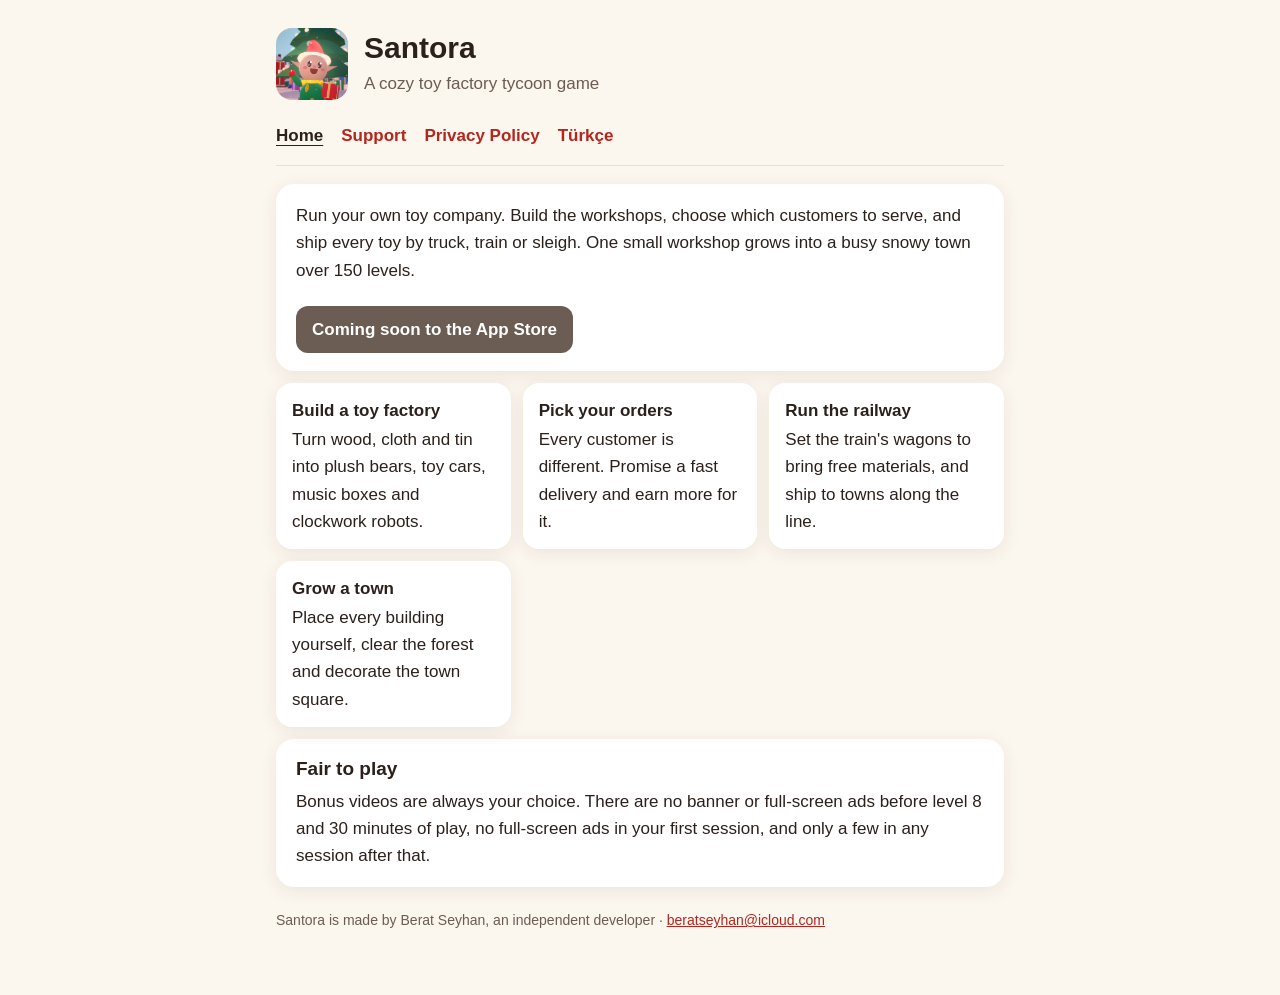
<file: santora/index.html>
<!doctype html>
<html lang="en">
<head>
<meta charset="utf-8">
<meta name="viewport" content="width=device-width, initial-scale=1">
<title>Santora – Toy Factory Tycoon</title>
<meta name="description" content="Run a toy company: build the factories, choose the orders and ship every toy by truck, train or sleigh. A cozy toy factory tycoon game for iPhone.">
<link rel="icon" href="favicon.png">
<link rel="apple-touch-icon" href="icon.png">
<link rel="stylesheet" href="style.css">
<link rel="canonical" href="https://beratseyhan.github.io/santora/">
<link rel="alternate" hreflang="en" href="https://beratseyhan.github.io/santora/">
<link rel="alternate" hreflang="x-default" href="https://beratseyhan.github.io/santora/">
<link rel="alternate" hreflang="tr" href="https://beratseyhan.github.io/santora/index-tr.html">
<meta property="og:type" content="website">
<meta property="og:site_name" content="Santora">
<meta property="og:title" content="Santora – Toy Factory Tycoon">
<meta property="og:description" content="Run a toy company: build the factories, choose the orders and ship every toy by truck, train or sleigh. A cozy toy factory tycoon game for iPhone.">
<meta property="og:url" content="https://beratseyhan.github.io/santora/">
<meta property="og:image" content="https://beratseyhan.github.io/santora/icon.png">
<meta property="og:image:width" content="512">
<meta property="og:image:height" content="512">
<meta property="og:image:alt" content="Santora app icon">
<meta property="og:locale" content="en_US">
<meta property="og:locale:alternate" content="tr_TR">
<meta name="twitter:card" content="summary">
<meta name="twitter:title" content="Santora – Toy Factory Tycoon">
<meta name="twitter:description" content="Run a toy company: build the factories, choose the orders and ship every toy by truck, train or sleigh. A cozy toy factory tycoon game for iPhone.">
<meta name="twitter:image" content="https://beratseyhan.github.io/santora/icon.png">
<meta name="twitter:image:alt" content="Santora app icon">
<script type="application/ld+json">
{
  "@context": "https://schema.org",
  "@type": "SoftwareApplication",
  "name": "Santora",
  "description": "A cozy toy factory tycoon game. Build the workshops, choose which customers to serve and ship every toy by truck, train or sleigh.",
  "applicationCategory": "GameApplication",
  "operatingSystem": "iOS",
  "inLanguage": "en",
  "image": "https://beratseyhan.github.io/santora/icon.png",
  "url": "https://beratseyhan.github.io/santora/",
  "isAccessibleForFree": true,
  "offers": {
    "@type": "Offer",
    "price": "0",
    "priceCurrency": "USD"
  },
  "author": {
    "@type": "Person",
    "name": "Berat Seyhan"
  }
}
</script>
</head>
<body>
<a class="skip" href="#content">Skip to content</a>
<main id="content">
<header><img src="icon.png" alt="Santora app icon"><div><h1>Santora</h1><p class="tag">A cozy toy factory tycoon game</p></div></header>
<nav><a href="index.html" aria-current="page">Home</a><a href="support.html">Support</a><a href="privacy.html">Privacy Policy</a><a href="index-tr.html" lang="tr">Türkçe</a></nav>

<section class="hero">
<p>Run your own toy company. Build the workshops, choose which customers to serve, and ship every toy by truck, train or sleigh. One small workshop grows into a busy snowy town over 150 levels.</p>
<p><span class="badge soon">Coming soon to the App Store</span></p>
</section>

<div class="cards">
<div><b>Build a toy factory</b>Turn wood, cloth and tin into plush bears, toy cars, music boxes and clockwork robots.</div>
<div><b>Pick your orders</b>Every customer is different. Promise a fast delivery and earn more for it.</div>
<div><b>Run the railway</b>Set the train's wagons to bring free materials, and ship to towns along the line.</div>
<div><b>Grow a town</b>Place every building yourself, clear the forest and decorate the town square.</div>
</div>

<section>
<h2>Fair to play</h2>
<p>Bonus videos are always your choice. There are no banner or full-screen ads before level 8 and 30 minutes of play, no full-screen ads in your first session, and only a few in any session after that.</p>
</section>

<footer>Santora is made by Berat Seyhan, an independent developer · <a href="mailto:beratseyhan@icloud.com">beratseyhan@icloud.com</a></footer>
</main>
</body>
</html>
</file>
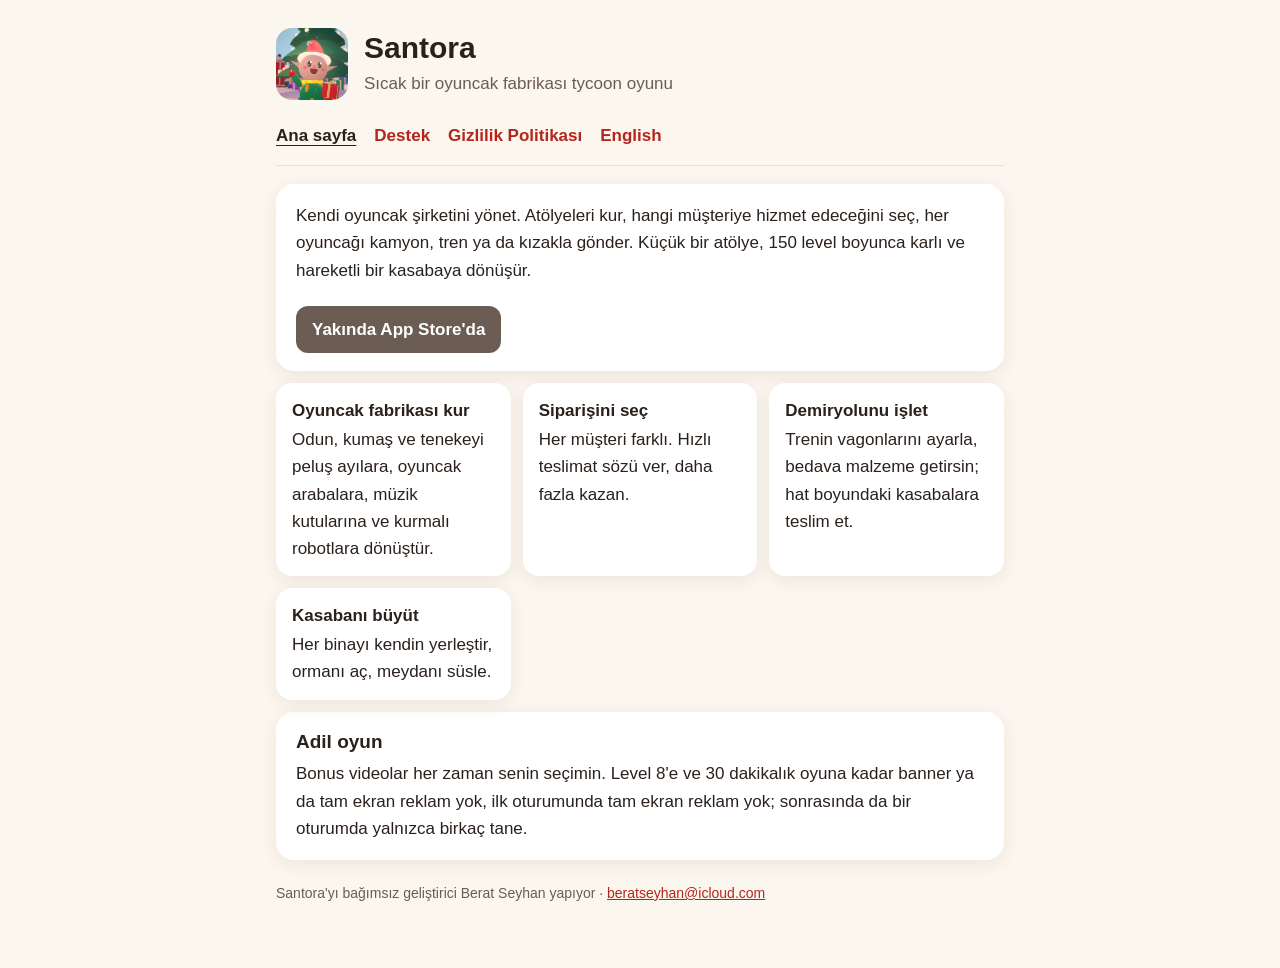
<file: santora/index-tr.html>
<!doctype html>
<html lang="tr">
<head>
<meta charset="utf-8">
<meta name="viewport" content="width=device-width, initial-scale=1">
<title>Santora – Oyuncak Fabrikası Tycoon</title>
<meta name="description" content="Kendi oyuncak şirketini yönet: fabrikaları kur, siparişleri seç, her oyuncağı kamyon, tren ya da kızakla gönder. iPhone için sıcak bir oyuncak fabrikası tycoon oyunu.">
<link rel="icon" href="favicon.png">
<link rel="apple-touch-icon" href="icon.png">
<link rel="stylesheet" href="style.css">
<link rel="canonical" href="https://beratseyhan.github.io/santora/index-tr.html">
<link rel="alternate" hreflang="en" href="https://beratseyhan.github.io/santora/">
<link rel="alternate" hreflang="x-default" href="https://beratseyhan.github.io/santora/">
<link rel="alternate" hreflang="tr" href="https://beratseyhan.github.io/santora/index-tr.html">
<meta property="og:type" content="website">
<meta property="og:site_name" content="Santora">
<meta property="og:title" content="Santora – Oyuncak Fabrikası Tycoon">
<meta property="og:description" content="Kendi oyuncak şirketini yönet: fabrikaları kur, siparişleri seç, her oyuncağı kamyon, tren ya da kızakla gönder. iPhone için sıcak bir oyuncak fabrikası tycoon oyunu.">
<meta property="og:url" content="https://beratseyhan.github.io/santora/index-tr.html">
<meta property="og:image" content="https://beratseyhan.github.io/santora/icon.png">
<meta property="og:image:width" content="512">
<meta property="og:image:height" content="512">
<meta property="og:image:alt" content="Santora uygulama simgesi">
<meta property="og:locale" content="tr_TR">
<meta property="og:locale:alternate" content="en_US">
<meta name="twitter:card" content="summary">
<meta name="twitter:title" content="Santora – Oyuncak Fabrikası Tycoon">
<meta name="twitter:description" content="Kendi oyuncak şirketini yönet: fabrikaları kur, siparişleri seç, her oyuncağı kamyon, tren ya da kızakla gönder. iPhone için sıcak bir oyuncak fabrikası tycoon oyunu.">
<meta name="twitter:image" content="https://beratseyhan.github.io/santora/icon.png">
<meta name="twitter:image:alt" content="Santora uygulama simgesi">
<script type="application/ld+json">
{
  "@context": "https://schema.org",
  "@type": "SoftwareApplication",
  "name": "Santora",
  "description": "Sıcak bir oyuncak fabrikası tycoon oyunu. Atölyeleri kur, hangi müşteriye hizmet vereceğini seç ve her oyuncağı kamyon, tren ya da kızakla gönder.",
  "applicationCategory": "GameApplication",
  "operatingSystem": "iOS",
  "inLanguage": "tr",
  "image": "https://beratseyhan.github.io/santora/icon.png",
  "url": "https://beratseyhan.github.io/santora/index-tr.html",
  "isAccessibleForFree": true,
  "offers": {
    "@type": "Offer",
    "price": "0",
    "priceCurrency": "USD"
  },
  "author": {
    "@type": "Person",
    "name": "Berat Seyhan"
  }
}
</script>
</head>
<body>
<a class="skip" href="#content">İçeriğe geç</a>
<main id="content">
<header><img src="icon.png" alt="Santora uygulama simgesi"><div><h1>Santora</h1><p class="tag">Sıcak bir oyuncak fabrikası tycoon oyunu</p></div></header>
<nav><a href="index-tr.html" aria-current="page">Ana sayfa</a><a href="support-tr.html">Destek</a><a href="privacy-tr.html">Gizlilik Politikası</a><a href="index.html" lang="en">English</a></nav>

<section class="hero">
<p>Kendi oyuncak şirketini yönet. Atölyeleri kur, hangi müşteriye hizmet edeceğini seç, her oyuncağı kamyon, tren ya da kızakla gönder. Küçük bir atölye, 150 level boyunca karlı ve hareketli bir kasabaya dönüşür.</p>
<p><span class="badge soon">Yakında App Store'da</span></p>
</section>

<div class="cards">
<div><b>Oyuncak fabrikası kur</b>Odun, kumaş ve tenekeyi peluş ayılara, oyuncak arabalara, müzik kutularına ve kurmalı robotlara dönüştür.</div>
<div><b>Siparişini seç</b>Her müşteri farklı. Hızlı teslimat sözü ver, daha fazla kazan.</div>
<div><b>Demiryolunu işlet</b>Trenin vagonlarını ayarla, bedava malzeme getirsin; hat boyundaki kasabalara teslim et.</div>
<div><b>Kasabanı büyüt</b>Her binayı kendin yerleştir, ormanı aç, meydanı süsle.</div>
</div>

<section>
<h2>Adil oyun</h2>
<p>Bonus videolar her zaman senin seçimin. Level 8'e ve 30 dakikalık oyuna kadar banner ya da tam ekran reklam yok, ilk oturumunda tam ekran reklam yok; sonrasında da bir oturumda yalnızca birkaç tane.</p>
</section>

<footer>Santora'yı bağımsız geliştirici Berat Seyhan yapıyor · <a href="mailto:beratseyhan@icloud.com">beratseyhan@icloud.com</a></footer>
</main>
</body>
</html>
</file>
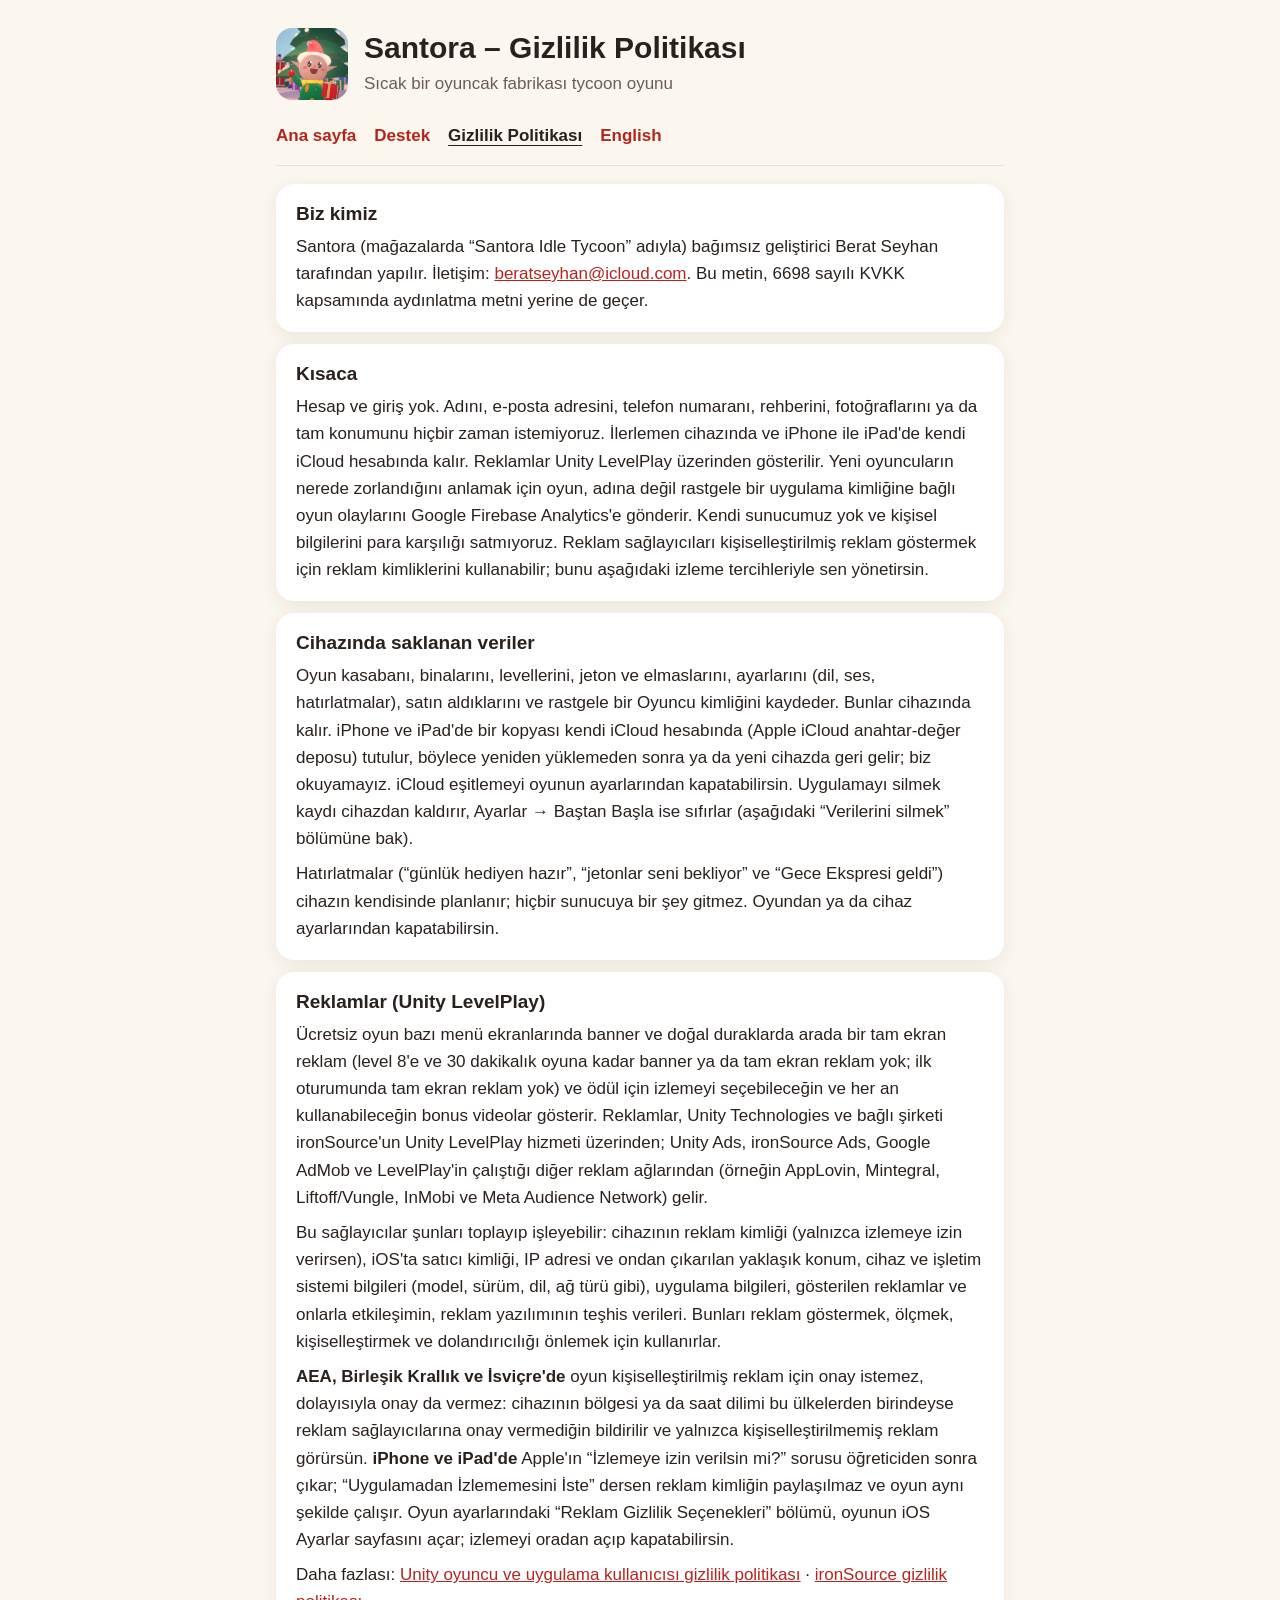
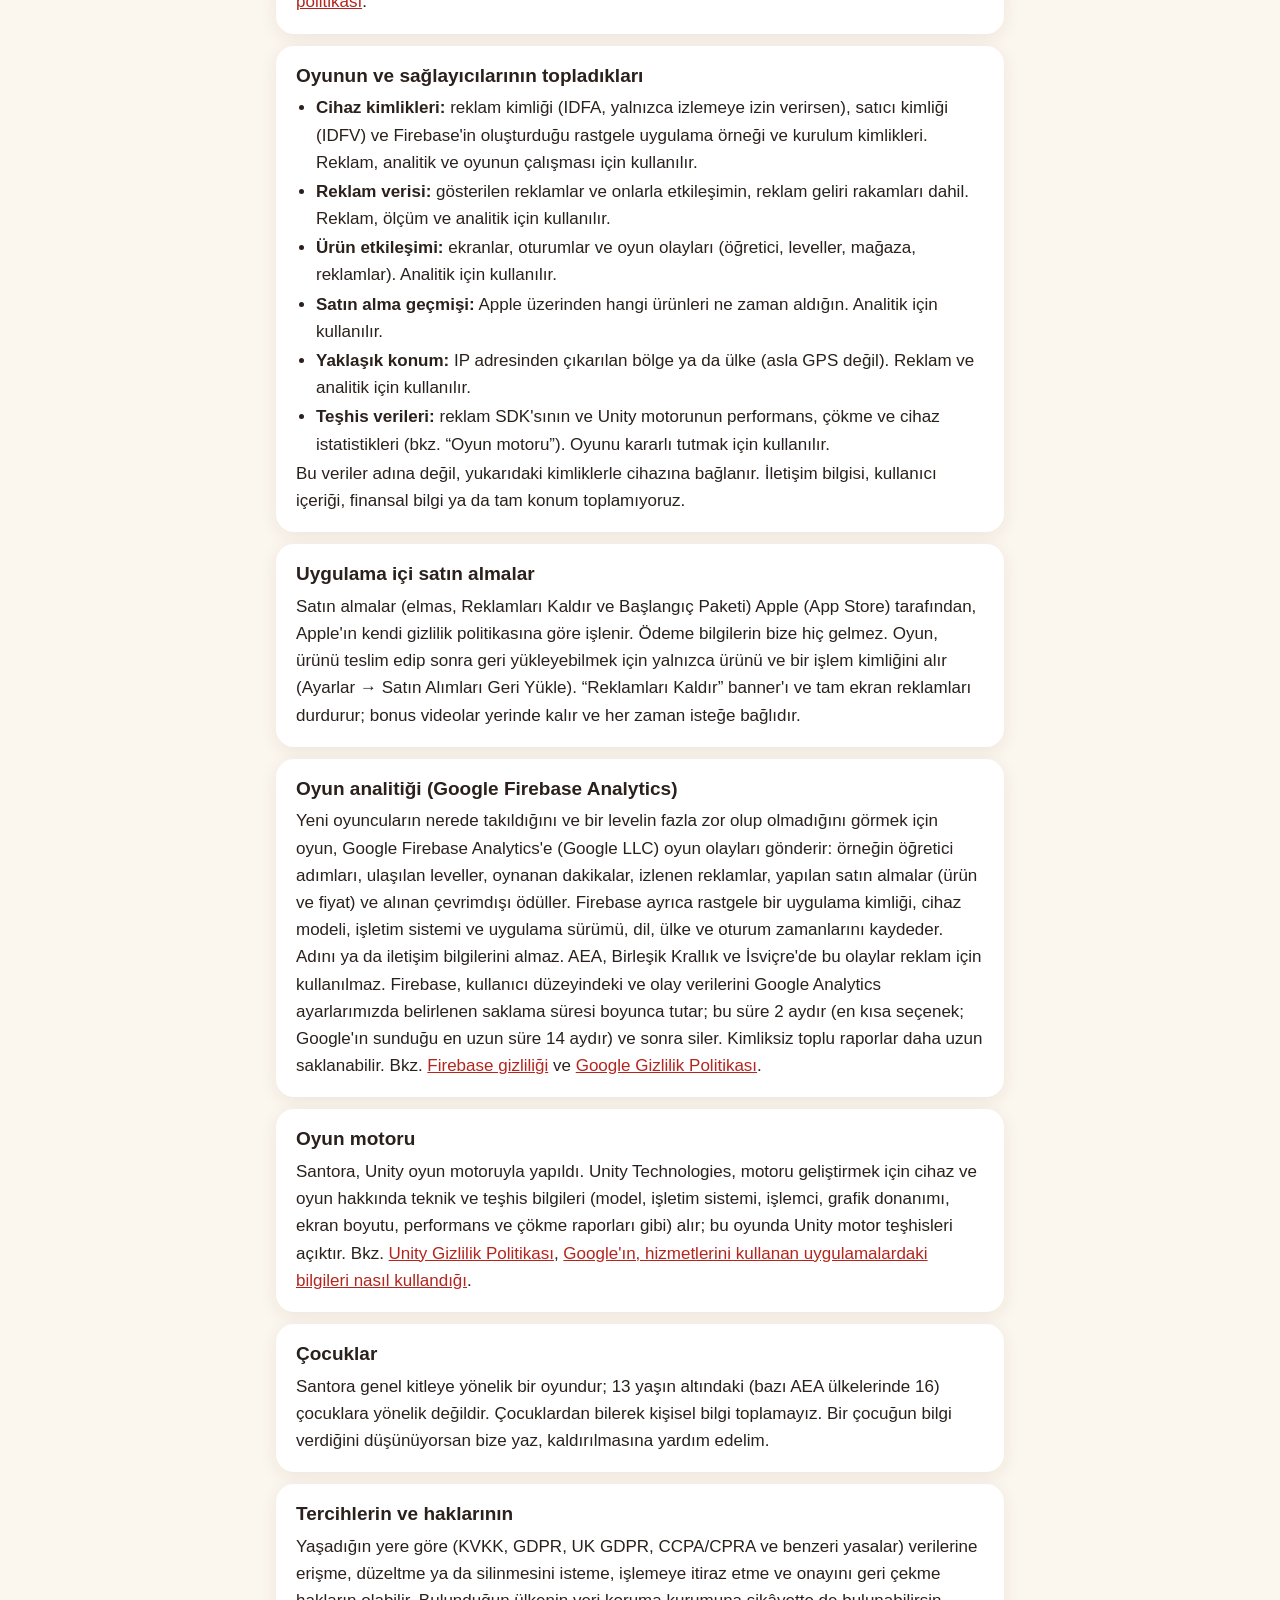
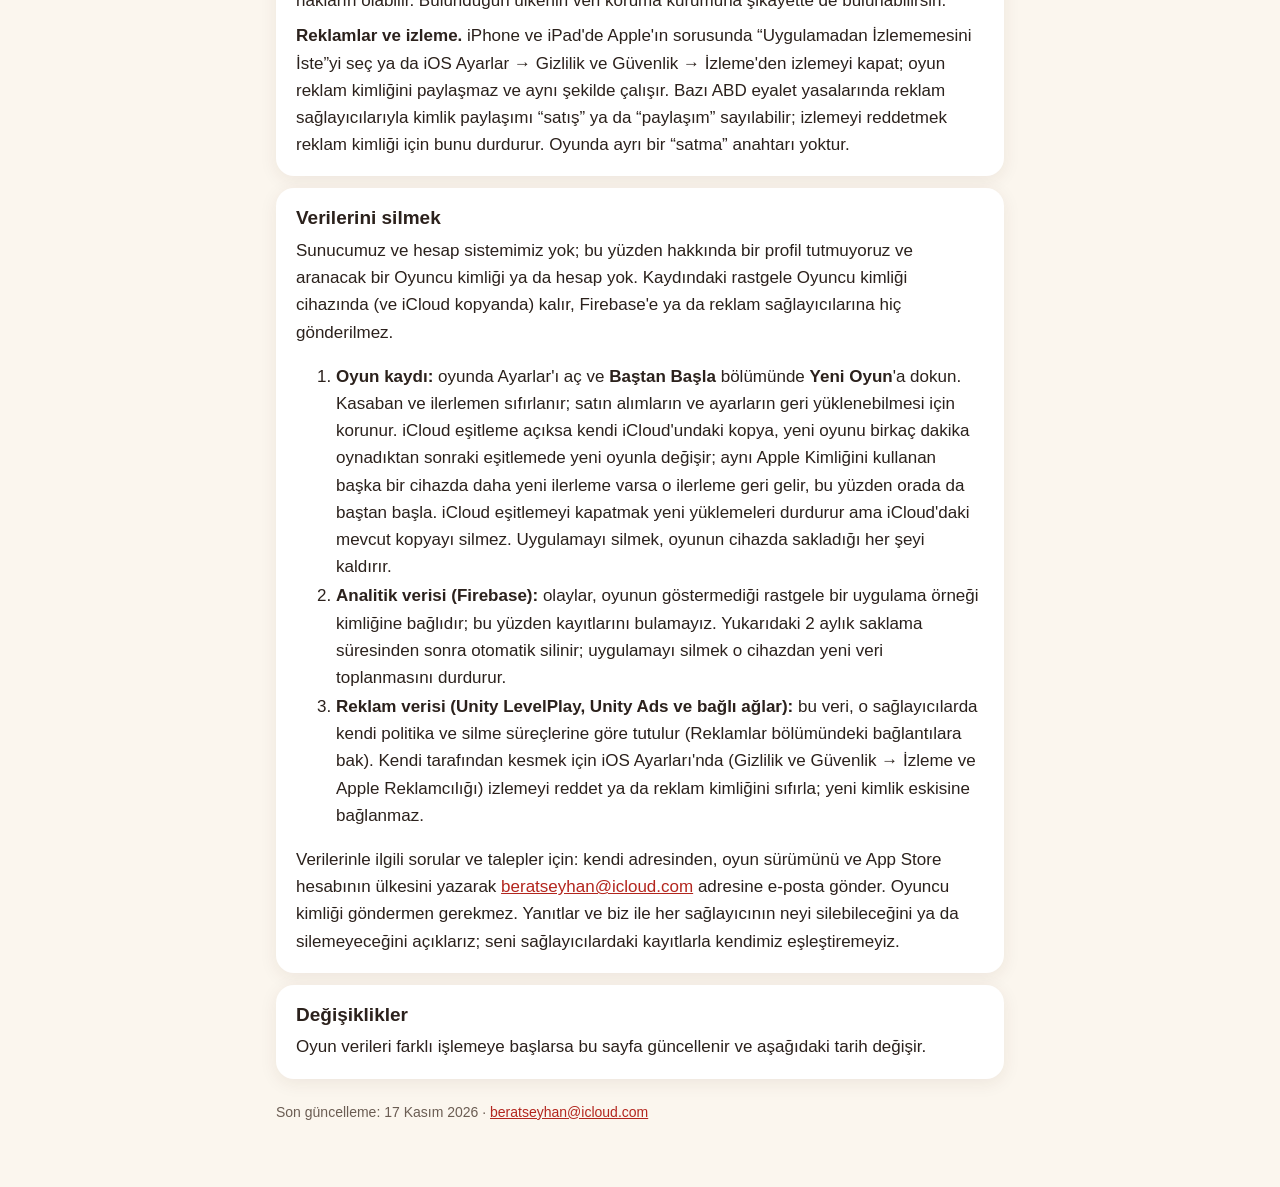
<file: santora/privacy-tr.html>
<!doctype html>
<html lang="tr">
<head>
<meta charset="utf-8">
<meta name="viewport" content="width=device-width, initial-scale=1">
<title>Santora – Gizlilik Politikası</title>
<meta name="description" content="Santora oyununun hangi bilgileri neden kullandığı ve senin seçeneklerin.">
<link rel="icon" href="favicon.png">
<link rel="stylesheet" href="style.css">
<link rel="canonical" href="https://beratseyhan.github.io/santora/privacy-tr.html">
<link rel="alternate" hreflang="en" href="https://beratseyhan.github.io/santora/privacy.html">
<link rel="alternate" hreflang="x-default" href="https://beratseyhan.github.io/santora/privacy.html">
<link rel="alternate" hreflang="tr" href="https://beratseyhan.github.io/santora/privacy-tr.html">
</head>
<body>
<a class="skip" href="#content">İçeriğe geç</a>
<main id="content">
<header><img src="icon.png" alt="Santora uygulama simgesi"><div><h1>Santora – Gizlilik Politikası</h1><p class="tag">Sıcak bir oyuncak fabrikası tycoon oyunu</p></div></header>
<nav><a href="index-tr.html">Ana sayfa</a><a href="support-tr.html">Destek</a><a href="privacy-tr.html" aria-current="page">Gizlilik Politikası</a><a href="privacy.html" lang="en">English</a></nav>

<section><h2>Biz kimiz</h2>
<p>Santora (mağazalarda “Santora Idle Tycoon” adıyla) bağımsız geliştirici Berat Seyhan tarafından yapılır. İletişim: <a href="mailto:beratseyhan@icloud.com">beratseyhan@icloud.com</a>. Bu metin, 6698 sayılı KVKK kapsamında aydınlatma metni yerine de geçer.</p></section>

<section><h2>Kısaca</h2>
<p>Hesap ve giriş yok. Adını, e-posta adresini, telefon numaranı, rehberini, fotoğraflarını ya da tam konumunu hiçbir zaman istemiyoruz. İlerlemen cihazında ve iPhone ile iPad'de kendi iCloud hesabında kalır. Reklamlar Unity LevelPlay üzerinden gösterilir. Yeni oyuncuların nerede zorlandığını anlamak için oyun, adına değil rastgele bir uygulama kimliğine bağlı oyun olaylarını Google Firebase Analytics'e gönderir. Kendi sunucumuz yok ve kişisel bilgilerini para karşılığı satmıyoruz. Reklam sağlayıcıları kişiselleştirilmiş reklam göstermek için reklam kimliklerini kullanabilir; bunu aşağıdaki izleme tercihleriyle sen yönetirsin.</p></section>

<section><h2>Cihazında saklanan veriler</h2>
<p>Oyun kasabanı, binalarını, levellerini, jeton ve elmaslarını, ayarlarını (dil, ses, hatırlatmalar), satın aldıklarını ve rastgele bir Oyuncu kimliğini kaydeder. Bunlar cihazında kalır. iPhone ve iPad'de bir kopyası kendi iCloud hesabında (Apple iCloud anahtar-değer deposu) tutulur, böylece yeniden yüklemeden sonra ya da yeni cihazda geri gelir; biz okuyamayız. iCloud eşitlemeyi oyunun ayarlarından kapatabilirsin. Uygulamayı silmek kaydı cihazdan kaldırır, Ayarlar → Baştan Başla ise sıfırlar (aşağıdaki “Verilerini silmek” bölümüne bak).</p>
<p>Hatırlatmalar (“günlük hediyen hazır”, “jetonlar seni bekliyor” ve “Gece Ekspresi geldi”) cihazın kendisinde planlanır; hiçbir sunucuya bir şey gitmez. Oyundan ya da cihaz ayarlarından kapatabilirsin.</p></section>

<section><h2>Reklamlar (Unity LevelPlay)</h2>
<p>Ücretsiz oyun bazı menü ekranlarında banner ve doğal duraklarda arada bir tam ekran reklam (level 8'e ve 30 dakikalık oyuna kadar banner ya da tam ekran reklam yok; ilk oturumunda tam ekran reklam yok) ve ödül için izlemeyi seçebileceğin ve her an kullanabileceğin bonus videolar gösterir. Reklamlar, Unity Technologies ve bağlı şirketi ironSource'un Unity LevelPlay hizmeti üzerinden; Unity Ads, ironSource Ads, Google AdMob ve LevelPlay'in çalıştığı diğer reklam ağlarından (örneğin AppLovin, Mintegral, Liftoff/Vungle, InMobi ve Meta Audience Network) gelir.</p>
<p>Bu sağlayıcılar şunları toplayıp işleyebilir: cihazının reklam kimliği (yalnızca izlemeye izin verirsen), iOS'ta satıcı kimliği, IP adresi ve ondan çıkarılan yaklaşık konum, cihaz ve işletim sistemi bilgileri (model, sürüm, dil, ağ türü gibi), uygulama bilgileri, gösterilen reklamlar ve onlarla etkileşimin, reklam yazılımının teşhis verileri. Bunları reklam göstermek, ölçmek, kişiselleştirmek ve dolandırıcılığı önlemek için kullanırlar.</p>
<p><b>AEA, Birleşik Krallık ve İsviçre'de</b> oyun kişiselleştirilmiş reklam için onay istemez, dolayısıyla onay da vermez: cihazının bölgesi ya da saat dilimi bu ülkelerden birindeyse reklam sağlayıcılarına onay vermediğin bildirilir ve yalnızca kişiselleştirilmemiş reklam görürsün. <b>iPhone ve iPad'de</b> Apple'ın “İzlemeye izin verilsin mi?” sorusu öğreticiden sonra çıkar; “Uygulamadan İzlememesini İste” dersen reklam kimliğin paylaşılmaz ve oyun aynı şekilde çalışır. Oyun ayarlarındaki “Reklam Gizlilik Seçenekleri” bölümü, oyunun iOS Ayarlar sayfasını açar; izlemeyi oradan açıp kapatabilirsin.</p>
<p>Daha fazlası: <a href="https://unity.com/legal/game-player-and-app-user-privacy-policy">Unity oyuncu ve uygulama kullanıcısı gizlilik politikası</a> · <a href="https://developers.is.com/ironsource-mobile/air/ironsource-mobile-privacy-policy/">ironSource gizlilik politikası</a>.</p></section>

<section><h2>Oyunun ve sağlayıcılarının topladıkları</h2>
<ul>
<li><b>Cihaz kimlikleri:</b> reklam kimliği (IDFA, yalnızca izlemeye izin verirsen), satıcı kimliği (IDFV) ve Firebase'in oluşturduğu rastgele uygulama örneği ve kurulum kimlikleri. Reklam, analitik ve oyunun çalışması için kullanılır.</li>
<li><b>Reklam verisi:</b> gösterilen reklamlar ve onlarla etkileşimin, reklam geliri rakamları dahil. Reklam, ölçüm ve analitik için kullanılır.</li>
<li><b>Ürün etkileşimi:</b> ekranlar, oturumlar ve oyun olayları (öğretici, leveller, mağaza, reklamlar). Analitik için kullanılır.</li>
<li><b>Satın alma geçmişi:</b> Apple üzerinden hangi ürünleri ne zaman aldığın. Analitik için kullanılır.</li>
<li><b>Yaklaşık konum:</b> IP adresinden çıkarılan bölge ya da ülke (asla GPS değil). Reklam ve analitik için kullanılır.</li>
<li><b>Teşhis verileri:</b> reklam SDK'sının ve Unity motorunun performans, çökme ve cihaz istatistikleri (bkz. “Oyun motoru”). Oyunu kararlı tutmak için kullanılır.</li>
</ul>
<p>Bu veriler adına değil, yukarıdaki kimliklerle cihazına bağlanır. İletişim bilgisi, kullanıcı içeriği, finansal bilgi ya da tam konum toplamıyoruz.</p></section>

<section><h2>Uygulama içi satın almalar</h2>
<p>Satın almalar (elmas, Reklamları Kaldır ve Başlangıç Paketi) Apple (App Store) tarafından, Apple'ın kendi gizlilik politikasına göre işlenir. Ödeme bilgilerin bize hiç gelmez. Oyun, ürünü teslim edip sonra geri yükleyebilmek için yalnızca ürünü ve bir işlem kimliğini alır (Ayarlar → Satın Alımları Geri Yükle). “Reklamları Kaldır” banner'ı ve tam ekran reklamları durdurur; bonus videolar yerinde kalır ve her zaman isteğe bağlıdır.</p></section>

<section><h2>Oyun analitiği (Google Firebase Analytics)</h2>
<p>Yeni oyuncuların nerede takıldığını ve bir levelin fazla zor olup olmadığını görmek için oyun, Google Firebase Analytics'e (Google LLC) oyun olayları gönderir: örneğin öğretici adımları, ulaşılan leveller, oynanan dakikalar, izlenen reklamlar, yapılan satın almalar (ürün ve fiyat) ve alınan çevrimdışı ödüller. Firebase ayrıca rastgele bir uygulama kimliği, cihaz modeli, işletim sistemi ve uygulama sürümü, dil, ülke ve oturum zamanlarını kaydeder. Adını ya da iletişim bilgilerini almaz. AEA, Birleşik Krallık ve İsviçre'de bu olaylar reklam için kullanılmaz. Firebase, kullanıcı düzeyindeki ve olay verilerini Google Analytics ayarlarımızda belirlenen saklama süresi boyunca tutar; bu süre 2 aydır (en kısa seçenek; Google'ın sunduğu en uzun süre 14 aydır) ve sonra siler. Kimliksiz toplu raporlar daha uzun saklanabilir. Bkz. <a href="https://firebase.google.com/support/privacy">Firebase gizliliği</a> ve <a href="https://policies.google.com/privacy">Google Gizlilik Politikası</a>.</p></section>

<section><h2>Oyun motoru</h2>
<p>Santora, Unity oyun motoruyla yapıldı. Unity Technologies, motoru geliştirmek için cihaz ve oyun hakkında teknik ve teşhis bilgileri (model, işletim sistemi, işlemci, grafik donanımı, ekran boyutu, performans ve çökme raporları gibi) alır; bu oyunda Unity motor teşhisleri açıktır. Bkz. <a href="https://unity.com/legal/privacy-policy">Unity Gizlilik Politikası</a>, <a href="https://policies.google.com/technologies/partner-sites">Google'ın, hizmetlerini kullanan uygulamalardaki bilgileri nasıl kullandığı</a>.</p></section>

<section><h2>Çocuklar</h2>
<p>Santora genel kitleye yönelik bir oyundur; 13 yaşın altındaki (bazı AEA ülkelerinde 16) çocuklara yönelik değildir. Çocuklardan bilerek kişisel bilgi toplamayız. Bir çocuğun bilgi verdiğini düşünüyorsan bize yaz, kaldırılmasına yardım edelim.</p></section>

<section><h2>Tercihlerin ve haklarının</h2>
<p>Yaşadığın yere göre (KVKK, GDPR, UK GDPR, CCPA/CPRA ve benzeri yasalar) verilerine erişme, düzeltme ya da silinmesini isteme, işlemeye itiraz etme ve onayını geri çekme hakların olabilir. Bulunduğun ülkenin veri koruma kurumuna şikâyette de bulunabilirsin.</p>
<p><b>Reklamlar ve izleme.</b> iPhone ve iPad'de Apple'ın sorusunda “Uygulamadan İzlememesini İste”yi seç ya da iOS Ayarlar → Gizlilik ve Güvenlik → İzleme'den izlemeyi kapat; oyun reklam kimliğini paylaşmaz ve aynı şekilde çalışır. Bazı ABD eyalet yasalarında reklam sağlayıcılarıyla kimlik paylaşımı “satış” ya da “paylaşım” sayılabilir; izlemeyi reddetmek reklam kimliği için bunu durdurur. Oyunda ayrı bir “satma” anahtarı yoktur.</p></section>

<section><h2>Verilerini silmek</h2>
<p>Sunucumuz ve hesap sistemimiz yok; bu yüzden hakkında bir profil tutmuyoruz ve aranacak bir Oyuncu kimliği ya da hesap yok. Kaydındaki rastgele Oyuncu kimliği cihazında (ve iCloud kopyanda) kalır, Firebase'e ya da reklam sağlayıcılarına hiç gönderilmez.</p>
<ol>
<li><b>Oyun kaydı:</b> oyunda Ayarlar'ı aç ve <b>Baştan Başla</b> bölümünde <b>Yeni Oyun</b>'a dokun. Kasaban ve ilerlemen sıfırlanır; satın alımların ve ayarların geri yüklenebilmesi için korunur. iCloud eşitleme açıksa kendi iCloud'undaki kopya, yeni oyunu birkaç dakika oynadıktan sonraki eşitlemede yeni oyunla değişir; aynı Apple Kimliğini kullanan başka bir cihazda daha yeni ilerleme varsa o ilerleme geri gelir, bu yüzden orada da baştan başla. iCloud eşitlemeyi kapatmak yeni yüklemeleri durdurur ama iCloud'daki mevcut kopyayı silmez. Uygulamayı silmek, oyunun cihazda sakladığı her şeyi kaldırır.</li>
<li><b>Analitik verisi (Firebase):</b> olaylar, oyunun göstermediği rastgele bir uygulama örneği kimliğine bağlıdır; bu yüzden kayıtlarını bulamayız. Yukarıdaki 2 aylık saklama süresinden sonra otomatik silinir; uygulamayı silmek o cihazdan yeni veri toplanmasını durdurur.</li>
<li><b>Reklam verisi (Unity LevelPlay, Unity Ads ve bağlı ağlar):</b> bu veri, o sağlayıcılarda kendi politika ve silme süreçlerine göre tutulur (Reklamlar bölümündeki bağlantılara bak). Kendi tarafından kesmek için iOS Ayarları'nda (Gizlilik ve Güvenlik → İzleme ve Apple Reklamcılığı) izlemeyi reddet ya da reklam kimliğini sıfırla; yeni kimlik eskisine bağlanmaz.</li>
</ol>
<p>Verilerinle ilgili sorular ve talepler için: kendi adresinden, oyun sürümünü ve App Store hesabının ülkesini yazarak <a href="mailto:beratseyhan@icloud.com">beratseyhan@icloud.com</a> adresine e-posta gönder. Oyuncu kimliği göndermen gerekmez. Yanıtlar ve biz ile her sağlayıcının neyi silebileceğini ya da silemeyeceğini açıklarız; seni sağlayıcılardaki kayıtlarla kendimiz eşleştiremeyiz.</p></section>

<section><h2>Değişiklikler</h2>
<p>Oyun verileri farklı işlemeye başlarsa bu sayfa güncellenir ve aşağıdaki tarih değişir.</p></section>

<footer>Son güncelleme: 17 Kasım 2026 · <a href="mailto:beratseyhan@icloud.com">beratseyhan@icloud.com</a></footer>
</main>
</body>
</html>
</file>
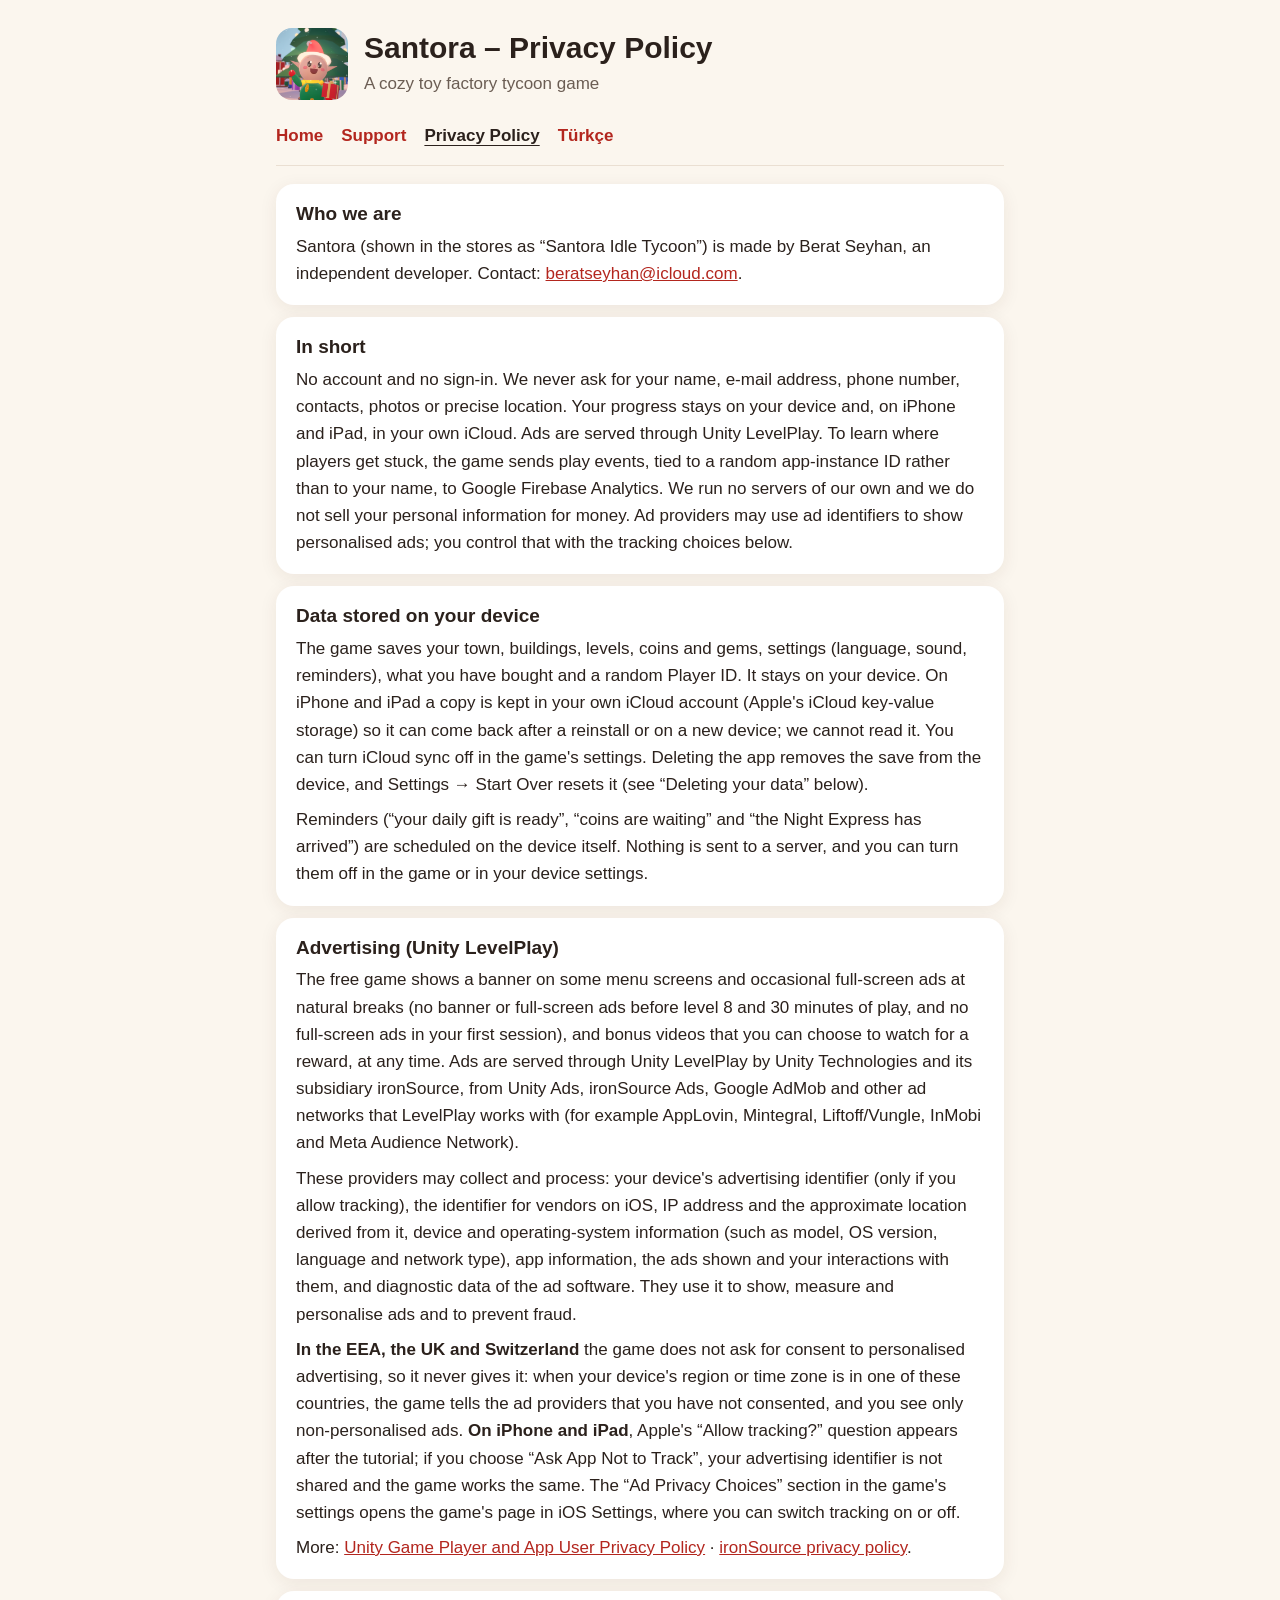
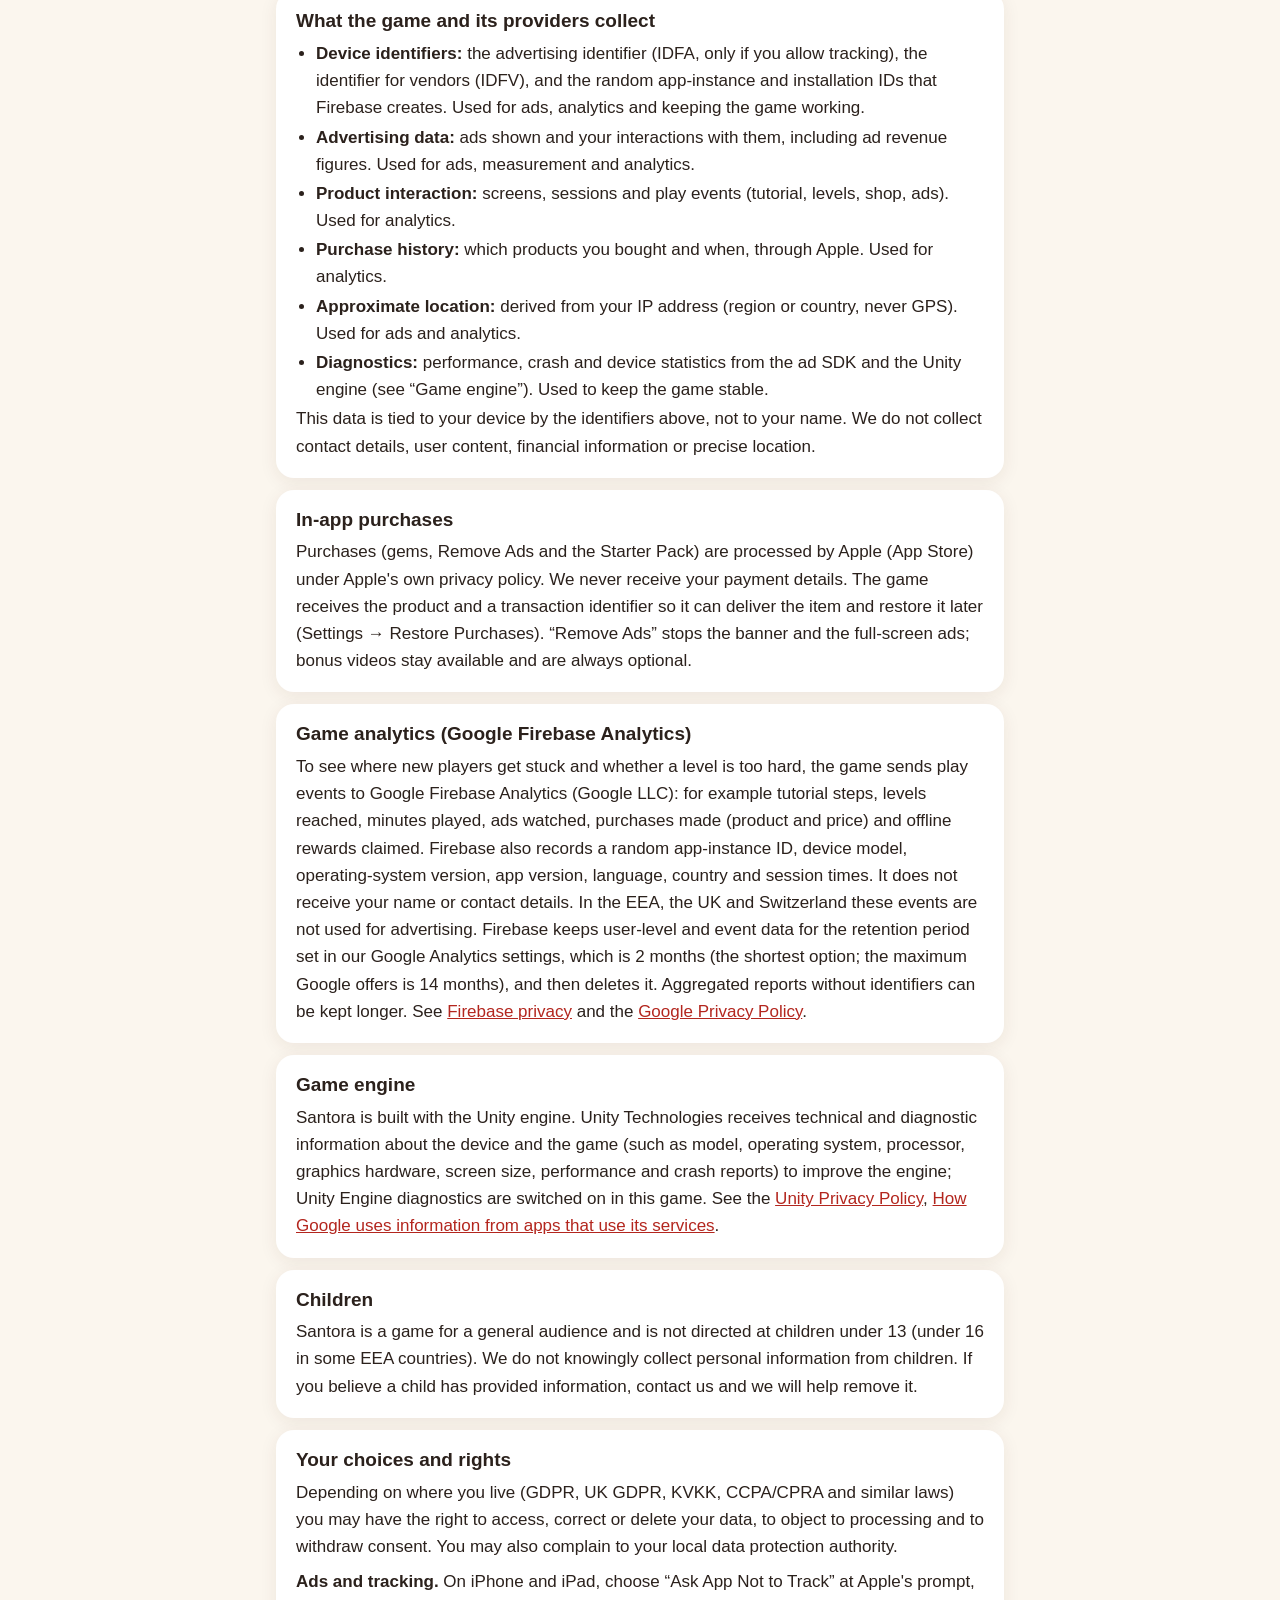
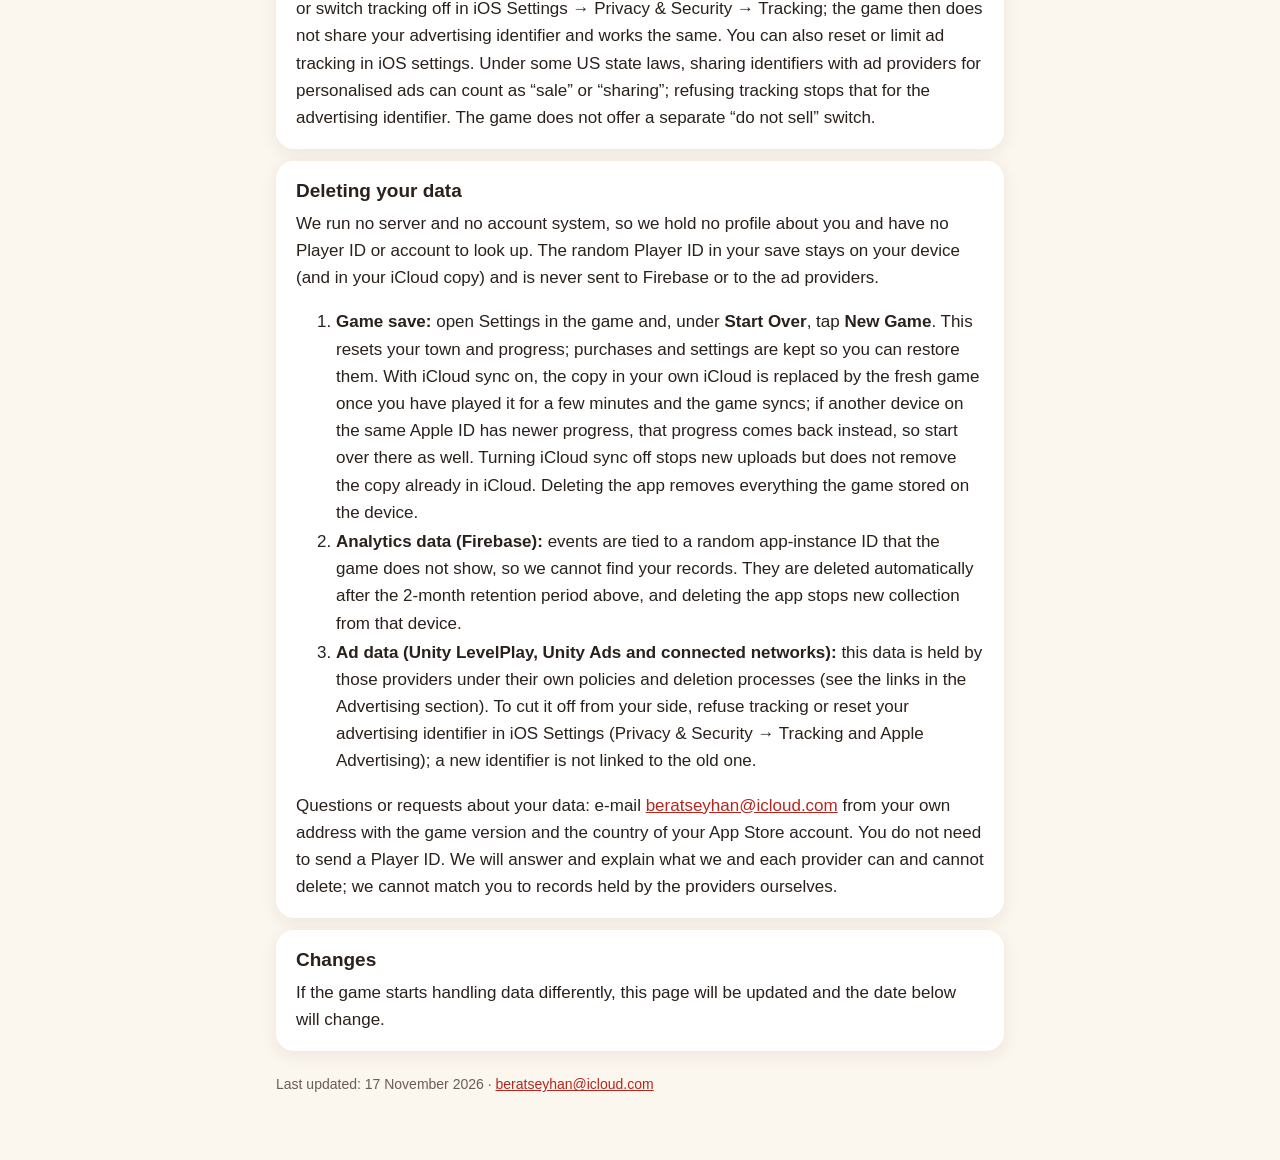
<file: santora/privacy.html>
<!doctype html>
<html lang="en">
<head>
<meta charset="utf-8">
<meta name="viewport" content="width=device-width, initial-scale=1">
<title>Santora – Privacy Policy</title>
<meta name="description" content="What information the game Santora uses, why, and the choices you have.">
<link rel="icon" href="favicon.png">
<link rel="stylesheet" href="style.css">
<link rel="canonical" href="https://beratseyhan.github.io/santora/privacy.html">
<link rel="alternate" hreflang="en" href="https://beratseyhan.github.io/santora/privacy.html">
<link rel="alternate" hreflang="x-default" href="https://beratseyhan.github.io/santora/privacy.html">
<link rel="alternate" hreflang="tr" href="https://beratseyhan.github.io/santora/privacy-tr.html">
</head>
<body>
<a class="skip" href="#content">Skip to content</a>
<main id="content">
<header><img src="icon.png" alt="Santora app icon"><div><h1>Santora – Privacy Policy</h1><p class="tag">A cozy toy factory tycoon game</p></div></header>
<nav><a href="index.html">Home</a><a href="support.html">Support</a><a href="privacy.html" aria-current="page">Privacy Policy</a><a href="privacy-tr.html" lang="tr">Türkçe</a></nav>

<section><h2>Who we are</h2>
<p>Santora (shown in the stores as “Santora Idle Tycoon”) is made by Berat Seyhan, an independent developer. Contact: <a href="mailto:beratseyhan@icloud.com">beratseyhan@icloud.com</a>.</p></section>

<section><h2>In short</h2>
<p>No account and no sign-in. We never ask for your name, e-mail address, phone number, contacts, photos or precise location. Your progress stays on your device and, on iPhone and iPad, in your own iCloud. Ads are served through Unity LevelPlay. To learn where players get stuck, the game sends play events, tied to a random app-instance ID rather than to your name, to Google Firebase Analytics. We run no servers of our own and we do not sell your personal information for money. Ad providers may use ad identifiers to show personalised ads; you control that with the tracking choices below.</p></section>

<section><h2>Data stored on your device</h2>
<p>The game saves your town, buildings, levels, coins and gems, settings (language, sound, reminders), what you have bought and a random Player ID. It stays on your device. On iPhone and iPad a copy is kept in your own iCloud account (Apple's iCloud key-value storage) so it can come back after a reinstall or on a new device; we cannot read it. You can turn iCloud sync off in the game's settings. Deleting the app removes the save from the device, and Settings → Start Over resets it (see “Deleting your data” below).</p>
<p>Reminders (“your daily gift is ready”, “coins are waiting” and “the Night Express has arrived”) are scheduled on the device itself. Nothing is sent to a server, and you can turn them off in the game or in your device settings.</p></section>

<section><h2>Advertising (Unity LevelPlay)</h2>
<p>The free game shows a banner on some menu screens and occasional full-screen ads at natural breaks (no banner or full-screen ads before level 8 and 30 minutes of play, and no full-screen ads in your first session), and bonus videos that you can choose to watch for a reward, at any time. Ads are served through Unity LevelPlay by Unity Technologies and its subsidiary ironSource, from Unity Ads, ironSource Ads, Google AdMob and other ad networks that LevelPlay works with (for example AppLovin, Mintegral, Liftoff/Vungle, InMobi and Meta Audience Network).</p>
<p>These providers may collect and process: your device's advertising identifier (only if you allow tracking), the identifier for vendors on iOS, IP address and the approximate location derived from it, device and operating-system information (such as model, OS version, language and network type), app information, the ads shown and your interactions with them, and diagnostic data of the ad software. They use it to show, measure and personalise ads and to prevent fraud.</p>
<p><b>In the EEA, the UK and Switzerland</b> the game does not ask for consent to personalised advertising, so it never gives it: when your device's region or time zone is in one of these countries, the game tells the ad providers that you have not consented, and you see only non-personalised ads. <b>On iPhone and iPad</b>, Apple's “Allow tracking?” question appears after the tutorial; if you choose “Ask App Not to Track”, your advertising identifier is not shared and the game works the same. The “Ad Privacy Choices” section in the game's settings opens the game's page in iOS Settings, where you can switch tracking on or off.</p>
<p>More: <a href="https://unity.com/legal/game-player-and-app-user-privacy-policy">Unity Game Player and App User Privacy Policy</a> · <a href="https://developers.is.com/ironsource-mobile/air/ironsource-mobile-privacy-policy/">ironSource privacy policy</a>.</p></section>

<section><h2>What the game and its providers collect</h2>
<ul>
<li><b>Device identifiers:</b> the advertising identifier (IDFA, only if you allow tracking), the identifier for vendors (IDFV), and the random app-instance and installation IDs that Firebase creates. Used for ads, analytics and keeping the game working.</li>
<li><b>Advertising data:</b> ads shown and your interactions with them, including ad revenue figures. Used for ads, measurement and analytics.</li>
<li><b>Product interaction:</b> screens, sessions and play events (tutorial, levels, shop, ads). Used for analytics.</li>
<li><b>Purchase history:</b> which products you bought and when, through Apple. Used for analytics.</li>
<li><b>Approximate location:</b> derived from your IP address (region or country, never GPS). Used for ads and analytics.</li>
<li><b>Diagnostics:</b> performance, crash and device statistics from the ad SDK and the Unity engine (see “Game engine”). Used to keep the game stable.</li>
</ul>
<p>This data is tied to your device by the identifiers above, not to your name. We do not collect contact details, user content, financial information or precise location.</p></section>

<section><h2>In-app purchases</h2>
<p>Purchases (gems, Remove Ads and the Starter Pack) are processed by Apple (App Store) under Apple's own privacy policy. We never receive your payment details. The game receives the product and a transaction identifier so it can deliver the item and restore it later (Settings → Restore Purchases). “Remove Ads” stops the banner and the full-screen ads; bonus videos stay available and are always optional.</p></section>

<section><h2>Game analytics (Google Firebase Analytics)</h2>
<p>To see where new players get stuck and whether a level is too hard, the game sends play events to Google Firebase Analytics (Google LLC): for example tutorial steps, levels reached, minutes played, ads watched, purchases made (product and price) and offline rewards claimed. Firebase also records a random app-instance ID, device model, operating-system version, app version, language, country and session times. It does not receive your name or contact details. In the EEA, the UK and Switzerland these events are not used for advertising. Firebase keeps user-level and event data for the retention period set in our Google Analytics settings, which is 2 months (the shortest option; the maximum Google offers is 14 months), and then deletes it. Aggregated reports without identifiers can be kept longer. See <a href="https://firebase.google.com/support/privacy">Firebase privacy</a> and the <a href="https://policies.google.com/privacy">Google Privacy Policy</a>.</p></section>

<section><h2>Game engine</h2>
<p>Santora is built with the Unity engine. Unity Technologies receives technical and diagnostic information about the device and the game (such as model, operating system, processor, graphics hardware, screen size, performance and crash reports) to improve the engine; Unity Engine diagnostics are switched on in this game. See the <a href="https://unity.com/legal/privacy-policy">Unity Privacy Policy</a>, <a href="https://policies.google.com/technologies/partner-sites">How Google uses information from apps that use its services</a>.</p></section>

<section><h2>Children</h2>
<p>Santora is a game for a general audience and is not directed at children under 13 (under 16 in some EEA countries). We do not knowingly collect personal information from children. If you believe a child has provided information, contact us and we will help remove it.</p></section>

<section><h2>Your choices and rights</h2>
<p>Depending on where you live (GDPR, UK GDPR, KVKK, CCPA/CPRA and similar laws) you may have the right to access, correct or delete your data, to object to processing and to withdraw consent. You may also complain to your local data protection authority.</p>
<p><b>Ads and tracking.</b> On iPhone and iPad, choose “Ask App Not to Track” at Apple's prompt, or switch tracking off in iOS Settings → Privacy &amp; Security → Tracking; the game then does not share your advertising identifier and works the same. You can also reset or limit ad tracking in iOS settings. Under some US state laws, sharing identifiers with ad providers for personalised ads can count as “sale” or “sharing”; refusing tracking stops that for the advertising identifier. The game does not offer a separate “do not sell” switch.</p></section>

<section><h2>Deleting your data</h2>
<p>We run no server and no account system, so we hold no profile about you and have no Player ID or account to look up. The random Player ID in your save stays on your device (and in your iCloud copy) and is never sent to Firebase or to the ad providers.</p>
<ol>
<li><b>Game save:</b> open Settings in the game and, under <b>Start Over</b>, tap <b>New Game</b>. This resets your town and progress; purchases and settings are kept so you can restore them. With iCloud sync on, the copy in your own iCloud is replaced by the fresh game once you have played it for a few minutes and the game syncs; if another device on the same Apple ID has newer progress, that progress comes back instead, so start over there as well. Turning iCloud sync off stops new uploads but does not remove the copy already in iCloud. Deleting the app removes everything the game stored on the device.</li>
<li><b>Analytics data (Firebase):</b> events are tied to a random app-instance ID that the game does not show, so we cannot find your records. They are deleted automatically after the 2-month retention period above, and deleting the app stops new collection from that device.</li>
<li><b>Ad data (Unity LevelPlay, Unity Ads and connected networks):</b> this data is held by those providers under their own policies and deletion processes (see the links in the Advertising section). To cut it off from your side, refuse tracking or reset your advertising identifier in iOS Settings (Privacy &amp; Security → Tracking and Apple Advertising); a new identifier is not linked to the old one.</li>
</ol>
<p>Questions or requests about your data: e-mail <a href="mailto:beratseyhan@icloud.com">beratseyhan@icloud.com</a> from your own address with the game version and the country of your App Store account. You do not need to send a Player ID. We will answer and explain what we and each provider can and cannot delete; we cannot match you to records held by the providers ourselves.</p></section>

<section><h2>Changes</h2>
<p>If the game starts handling data differently, this page will be updated and the date below will change.</p></section>

<footer>Last updated: 17 November 2026 · <a href="mailto:beratseyhan@icloud.com">beratseyhan@icloud.com</a></footer>
</main>
</body>
</html>
</file>
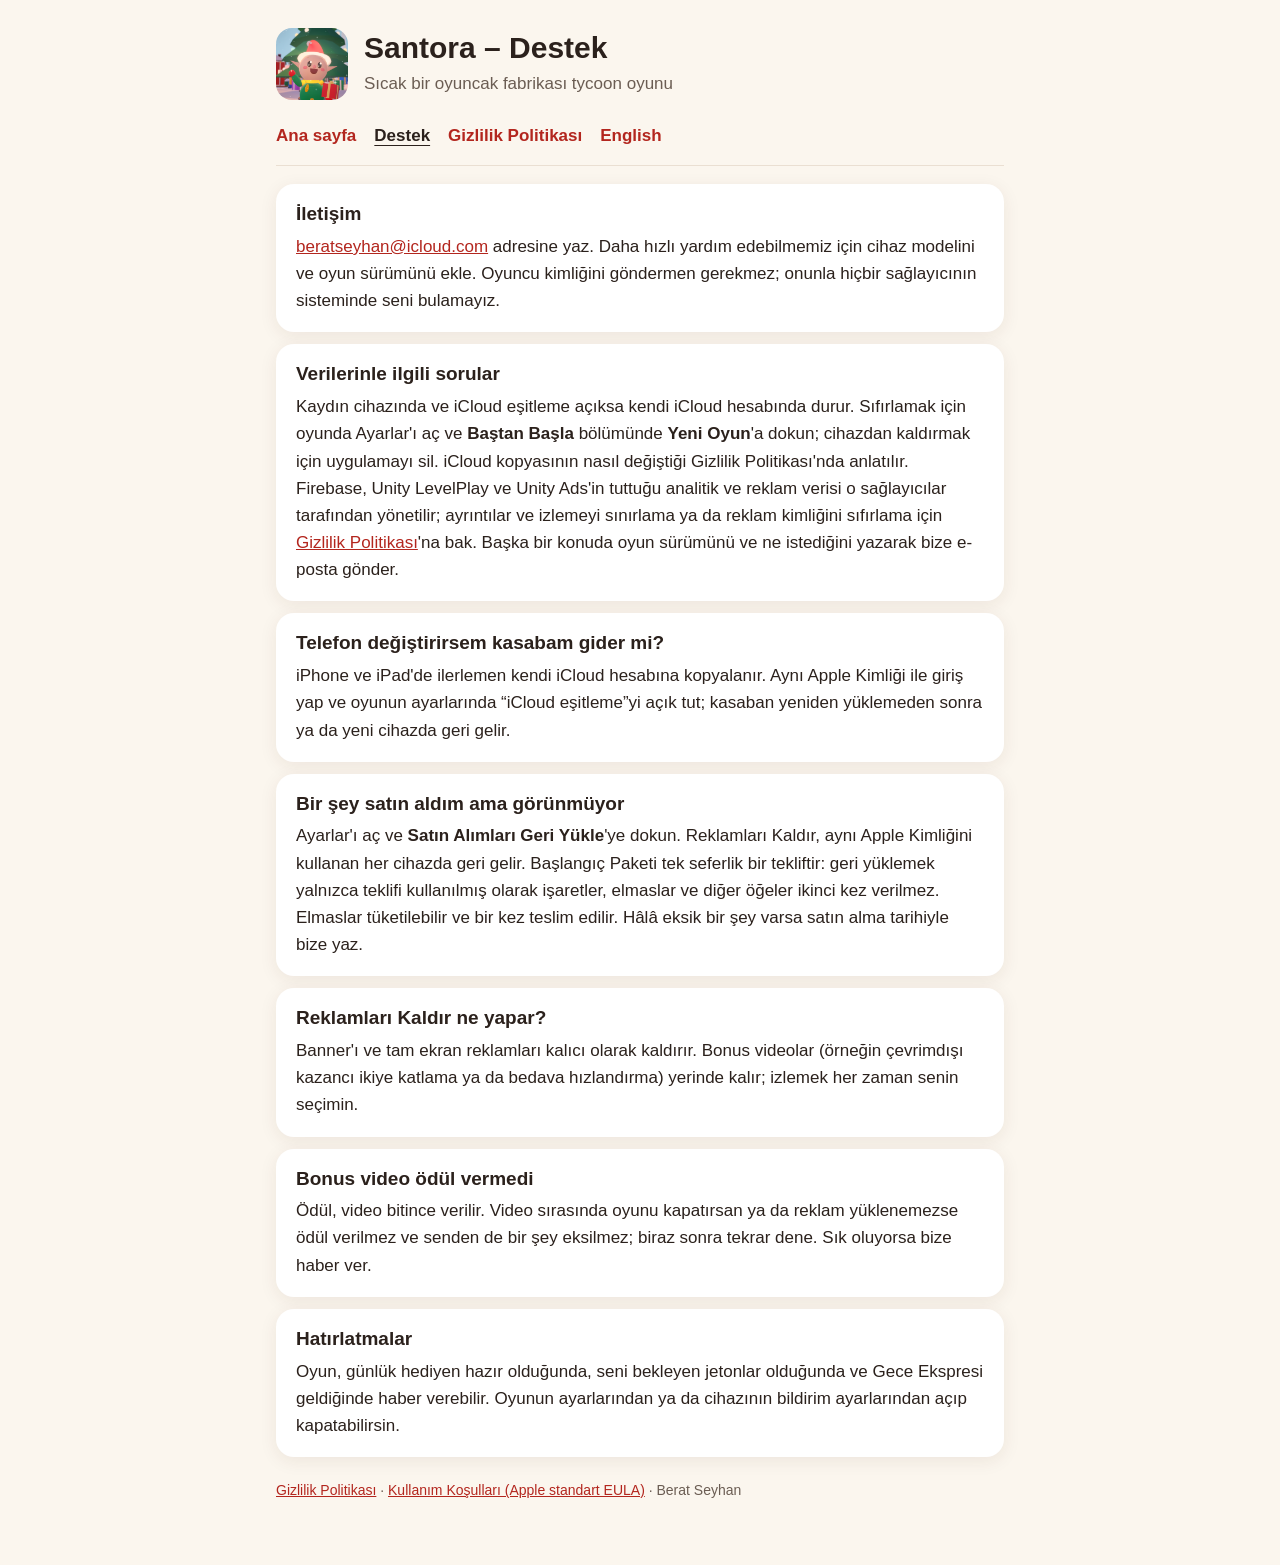
<file: santora/support-tr.html>
<!doctype html>
<html lang="tr">
<head>
<meta charset="utf-8">
<meta name="viewport" content="width=device-width, initial-scale=1">
<title>Santora – Destek</title>
<meta name="description" content="Santora yardım: kayıt, satın almalar, reklamlar, hatırlatmalar ve iletişim.">
<link rel="icon" href="favicon.png">
<link rel="stylesheet" href="style.css">
<link rel="canonical" href="https://beratseyhan.github.io/santora/support-tr.html">
<link rel="alternate" hreflang="en" href="https://beratseyhan.github.io/santora/support.html">
<link rel="alternate" hreflang="x-default" href="https://beratseyhan.github.io/santora/support.html">
<link rel="alternate" hreflang="tr" href="https://beratseyhan.github.io/santora/support-tr.html">
</head>
<body>
<a class="skip" href="#content">İçeriğe geç</a>
<main id="content">
<header><img src="icon.png" alt="Santora uygulama simgesi"><div><h1>Santora – Destek</h1><p class="tag">Sıcak bir oyuncak fabrikası tycoon oyunu</p></div></header>
<nav><a href="index-tr.html">Ana sayfa</a><a href="support-tr.html" aria-current="page">Destek</a><a href="privacy-tr.html">Gizlilik Politikası</a><a href="support.html" lang="en">English</a></nav>

<section><h2>İletişim</h2>
<p><a href="mailto:beratseyhan@icloud.com">beratseyhan@icloud.com</a> adresine yaz. Daha hızlı yardım edebilmemiz için cihaz modelini ve oyun sürümünü ekle. Oyuncu kimliğini göndermen gerekmez; onunla hiçbir sağlayıcının sisteminde seni bulamayız.</p></section>

<section><h2>Verilerinle ilgili sorular</h2>
<p>Kaydın cihazında ve iCloud eşitleme açıksa kendi iCloud hesabında durur. Sıfırlamak için oyunda Ayarlar'ı aç ve <b>Baştan Başla</b> bölümünde <b>Yeni Oyun</b>'a dokun; cihazdan kaldırmak için uygulamayı sil. iCloud kopyasının nasıl değiştiği Gizlilik Politikası'nda anlatılır. Firebase, Unity LevelPlay ve Unity Ads'in tuttuğu analitik ve reklam verisi o sağlayıcılar tarafından yönetilir; ayrıntılar ve izlemeyi sınırlama ya da reklam kimliğini sıfırlama için <a href="privacy-tr.html">Gizlilik Politikası</a>'na bak. Başka bir konuda oyun sürümünü ve ne istediğini yazarak bize e-posta gönder.</p></section>

<section><h2>Telefon değiştirirsem kasabam gider mi?</h2>
<p>iPhone ve iPad'de ilerlemen kendi iCloud hesabına kopyalanır. Aynı Apple Kimliği ile giriş yap ve oyunun ayarlarında “iCloud eşitleme”yi açık tut; kasaban yeniden yüklemeden sonra ya da yeni cihazda geri gelir.</p></section>

<section><h2>Bir şey satın aldım ama görünmüyor</h2>
<p>Ayarlar'ı aç ve <b>Satın Alımları Geri Yükle</b>'ye dokun. Reklamları Kaldır, aynı Apple Kimliğini kullanan her cihazda geri gelir. Başlangıç Paketi tek seferlik bir tekliftir: geri yüklemek yalnızca teklifi kullanılmış olarak işaretler, elmaslar ve diğer öğeler ikinci kez verilmez. Elmaslar tüketilebilir ve bir kez teslim edilir. Hâlâ eksik bir şey varsa satın alma tarihiyle bize yaz.</p></section>

<section><h2>Reklamları Kaldır ne yapar?</h2>
<p>Banner'ı ve tam ekran reklamları kalıcı olarak kaldırır. Bonus videolar (örneğin çevrimdışı kazancı ikiye katlama ya da bedava hızlandırma) yerinde kalır; izlemek her zaman senin seçimin.</p></section>

<section><h2>Bonus video ödül vermedi</h2>
<p>Ödül, video bitince verilir. Video sırasında oyunu kapatırsan ya da reklam yüklenemezse ödül verilmez ve senden de bir şey eksilmez; biraz sonra tekrar dene. Sık oluyorsa bize haber ver.</p></section>

<section><h2>Hatırlatmalar</h2>
<p>Oyun, günlük hediyen hazır olduğunda, seni bekleyen jetonlar olduğunda ve Gece Ekspresi geldiğinde haber verebilir. Oyunun ayarlarından ya da cihazının bildirim ayarlarından açıp kapatabilirsin.</p></section>

<footer><a href="privacy-tr.html">Gizlilik Politikası</a> · <a href="https://www.apple.com/legal/internet-services/itunes/dev/stdeula/">Kullanım Koşulları (Apple standart EULA)</a> · Berat Seyhan</footer>
</main>
</body>
</html>
</file>
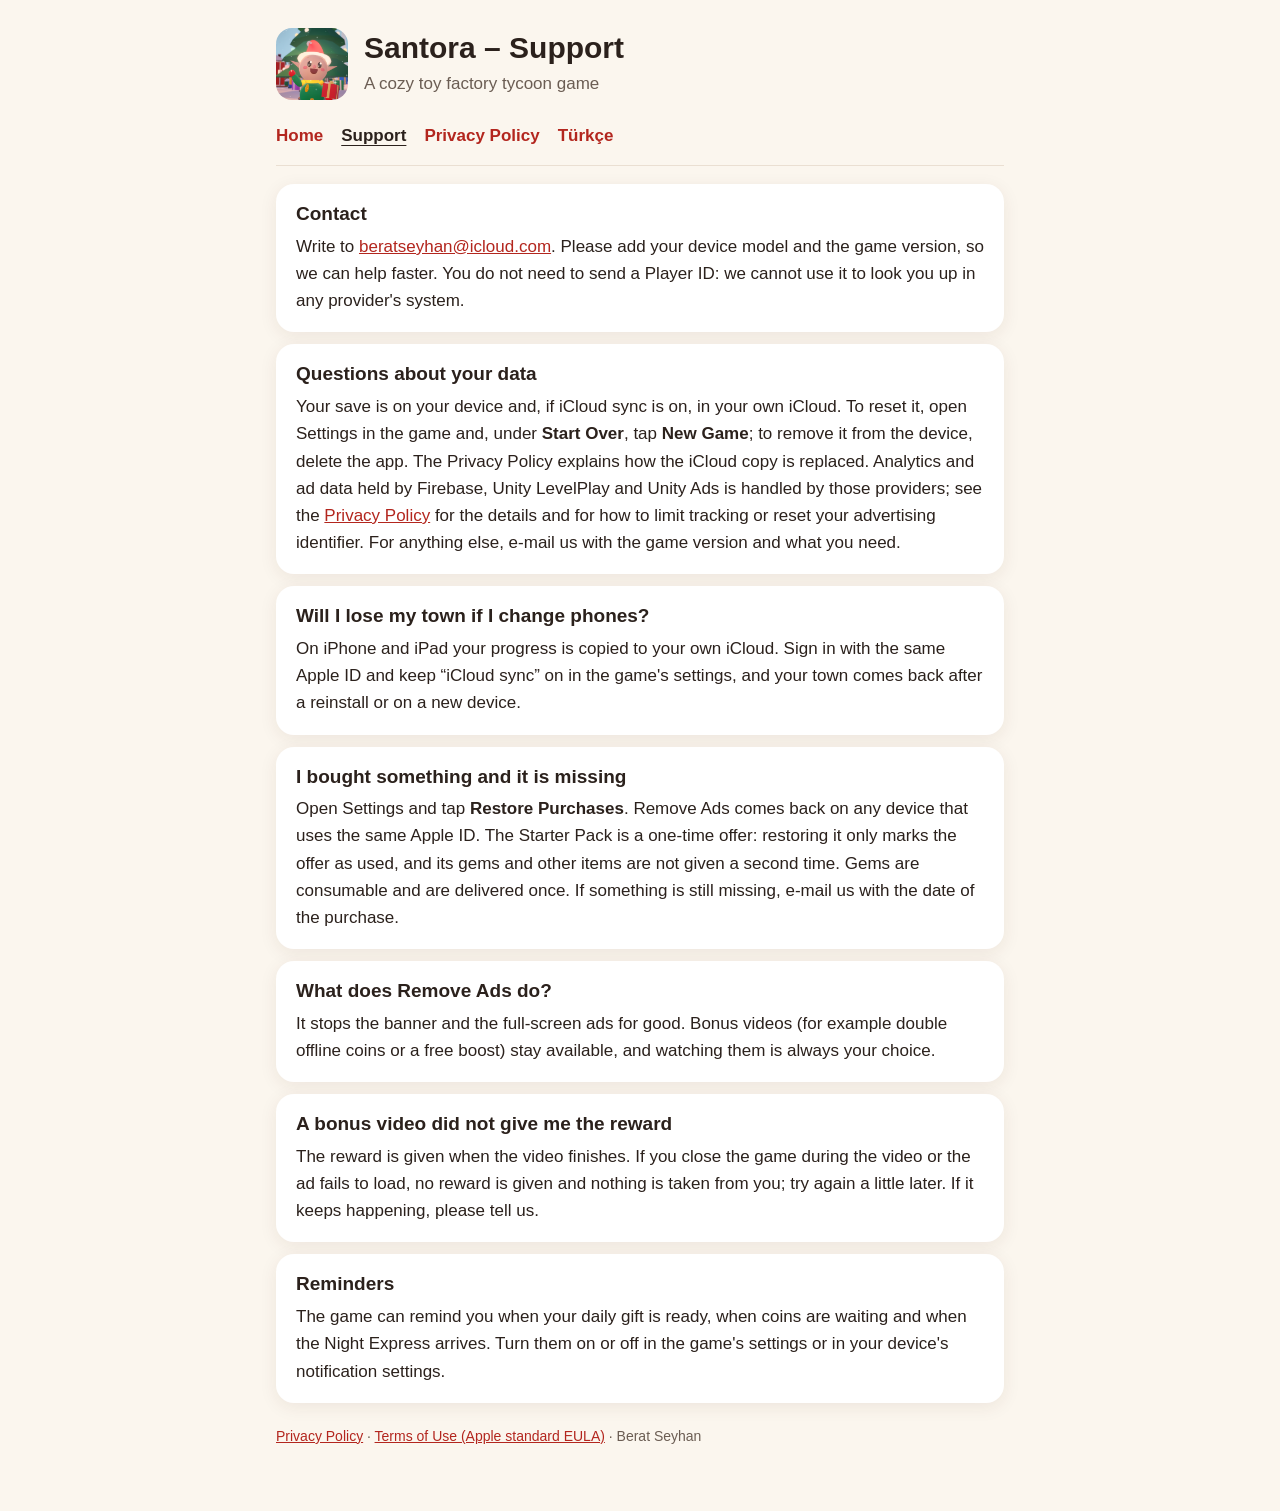
<file: santora/support.html>
<!doctype html>
<html lang="en">
<head>
<meta charset="utf-8">
<meta name="viewport" content="width=device-width, initial-scale=1">
<title>Santora – Support</title>
<meta name="description" content="Help with Santora: saving, purchases, ads, reminders and contact.">
<link rel="icon" href="favicon.png">
<link rel="stylesheet" href="style.css">
<link rel="canonical" href="https://beratseyhan.github.io/santora/support.html">
<link rel="alternate" hreflang="en" href="https://beratseyhan.github.io/santora/support.html">
<link rel="alternate" hreflang="x-default" href="https://beratseyhan.github.io/santora/support.html">
<link rel="alternate" hreflang="tr" href="https://beratseyhan.github.io/santora/support-tr.html">
</head>
<body>
<a class="skip" href="#content">Skip to content</a>
<main id="content">
<header><img src="icon.png" alt="Santora app icon"><div><h1>Santora – Support</h1><p class="tag">A cozy toy factory tycoon game</p></div></header>
<nav><a href="index.html">Home</a><a href="support.html" aria-current="page">Support</a><a href="privacy.html">Privacy Policy</a><a href="support-tr.html" lang="tr">Türkçe</a></nav>

<section><h2>Contact</h2>
<p>Write to <a href="mailto:beratseyhan@icloud.com">beratseyhan@icloud.com</a>. Please add your device model and the game version, so we can help faster. You do not need to send a Player ID: we cannot use it to look you up in any provider's system.</p></section>

<section><h2>Questions about your data</h2>
<p>Your save is on your device and, if iCloud sync is on, in your own iCloud. To reset it, open Settings in the game and, under <b>Start Over</b>, tap <b>New Game</b>; to remove it from the device, delete the app. The Privacy Policy explains how the iCloud copy is replaced. Analytics and ad data held by Firebase, Unity LevelPlay and Unity Ads is handled by those providers; see the <a href="privacy.html">Privacy Policy</a> for the details and for how to limit tracking or reset your advertising identifier. For anything else, e-mail us with the game version and what you need.</p></section>

<section><h2>Will I lose my town if I change phones?</h2>
<p>On iPhone and iPad your progress is copied to your own iCloud. Sign in with the same Apple ID and keep “iCloud sync” on in the game's settings, and your town comes back after a reinstall or on a new device.</p></section>

<section><h2>I bought something and it is missing</h2>
<p>Open Settings and tap <b>Restore Purchases</b>. Remove Ads comes back on any device that uses the same Apple ID. The Starter Pack is a one-time offer: restoring it only marks the offer as used, and its gems and other items are not given a second time. Gems are consumable and are delivered once. If something is still missing, e-mail us with the date of the purchase.</p></section>

<section><h2>What does Remove Ads do?</h2>
<p>It stops the banner and the full-screen ads for good. Bonus videos (for example double offline coins or a free boost) stay available, and watching them is always your choice.</p></section>

<section><h2>A bonus video did not give me the reward</h2>
<p>The reward is given when the video finishes. If you close the game during the video or the ad fails to load, no reward is given and nothing is taken from you; try again a little later. If it keeps happening, please tell us.</p></section>

<section><h2>Reminders</h2>
<p>The game can remind you when your daily gift is ready, when coins are waiting and when the Night Express arrives. Turn them on or off in the game's settings or in your device's notification settings.</p></section>

<footer><a href="privacy.html">Privacy Policy</a> · <a href="https://www.apple.com/legal/internet-services/itunes/dev/stdeula/">Terms of Use (Apple standard EULA)</a> · Berat Seyhan</footer>
</main>
</body>
</html>
</file>
<file: santora/style.css>
:root{--bg:#fbf6ee;--card:#fff;--ink:#2b211c;--soft:#6b5d53;--accent:#b3261e;--accent2:#2f7d55;--line:#eadfd2}
@media (prefers-color-scheme:dark){:root{--bg:#1c1714;--card:#28211d;--ink:#f3ebe3;--soft:#c2b4a8;--accent:#ff8a7a;--accent2:#7fd3a6;--line:#3b312b}}
*{box-sizing:border-box}html{-webkit-text-size-adjust:100%}
body{margin:0;background:var(--bg);color:var(--ink);font:17px/1.6 -apple-system,BlinkMacSystemFont,"Segoe UI",Roboto,"Noto Sans",sans-serif}
.skip{position:absolute;left:-999px;top:8px;background:var(--card);color:var(--ink);padding:8px 12px;border-radius:8px}.skip:focus{left:8px}
main{max-width:760px;margin:0 auto;padding:28px 16px 64px}
header{display:flex;gap:16px;align-items:center;margin-bottom:18px}header img{width:72px;height:72px;border-radius:16px;flex:none}
h1{font-size:clamp(24px,6vw,30px);line-height:1.2;margin:0}p.tag{margin:4px 0 0;color:var(--soft)}
nav{display:flex;gap:6px 18px;flex-wrap:wrap;margin:0 0 18px;padding-bottom:12px;border-bottom:1px solid var(--line)}
nav a{color:var(--accent);font-weight:600;text-decoration:none;padding:4px 0}nav a[aria-current]{color:var(--ink);text-decoration:underline;text-underline-offset:4px}
section{background:var(--card);border-radius:18px;padding:18px 20px;margin:12px 0;box-shadow:0 4px 18px rgba(80,40,20,.08)}
h2{font-size:19px;line-height:1.3;margin:0 0 6px}p{margin:0 0 8px}p:last-child{margin-bottom:0}a{color:var(--accent)}
ul{margin:6px 0 0;padding-left:20px}li{margin:2px 0}
a:focus-visible{outline:3px solid var(--accent);outline-offset:2px;border-radius:4px}
.hero{display:grid;gap:14px}
.badge{display:inline-block;background:var(--accent);color:#fff;font-weight:700;border-radius:12px;padding:10px 16px;text-decoration:none}
.badge.soon{background:var(--soft)}
.cards{display:grid;gap:12px;grid-template-columns:repeat(auto-fit,minmax(200px,1fr));margin-top:4px}
.cards div{background:var(--card);border-radius:16px;padding:14px 16px;box-shadow:0 4px 18px rgba(80,40,20,.08)}
.cards b{display:block;margin-bottom:2px}
footer{color:var(--soft);font-size:14px;margin-top:22px}
</file>
